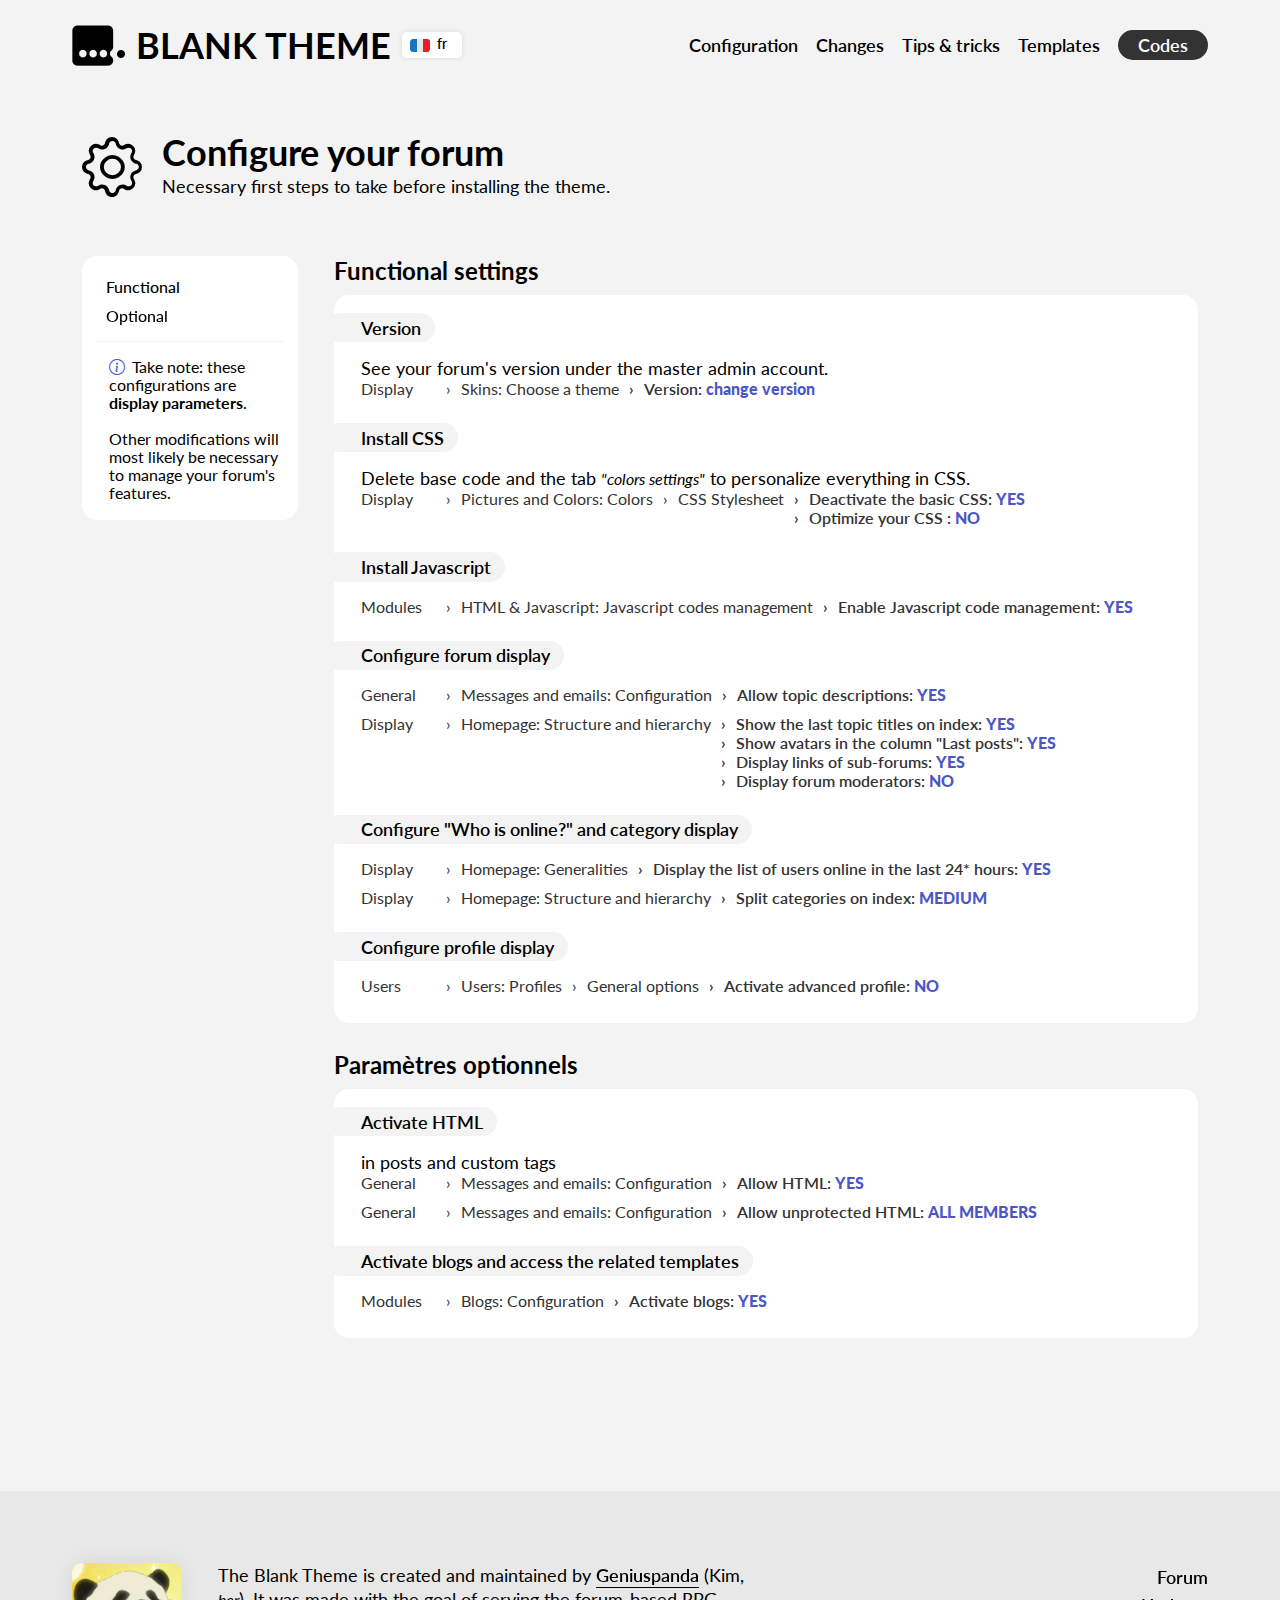
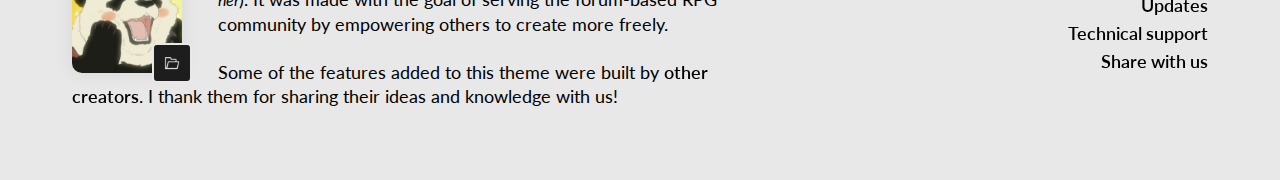
<file: EN/configuration.html>
<!DOCTYPE html>
<html lang="en">

<head>
    <meta charset="UTF-8">
    <title>Blank Theme - Configuration</title>
    <meta content="Base theme for forums" name="description">
    <link rel="shortcut icon" type="image/png" href="/asset/fav3.png"/>

    <link rel="stylesheet" href="/index.css">
    <link rel="stylesheet" href="/pages.css">

    <link rel="preconnect" href="https://fonts.gstatic.com" crossorigin>
    <link href="https://fonts.googleapis.com/css2?family=Lato:ital,wght@300;0,400;0,700;0,900;1,400&family=Open+Sans:ital,wght@0,300;0,400;0,600;1,300;1,400;1,600&display=swap" rel="stylesheet">

    <link rel="stylesheet" href="https://cdn.jsdelivr.net/npm/bootstrap-icons@1.5.0/font/bootstrap-icons.css">

</head>

<body>

    <header>
        <div class="logo">
           <a href="/EN/index.html" class="homepage">
            <img src="/asset/logo.png" />
            <span class="title">Blank Theme</span>
            </a>
            <div class="lang">
                    <a href="/index.html">
                        <img src="/asset/fr_flag.png" alt="english" class="flag">fr
                    </a>
                    <a class="translate" href="https://blankthemerpg.forumactif.com//t47-multi-langages-help-translate" target="_blank">translate?</a>
                
            </div>
            
        </div>

        <div class="navigation" id="header">
            <a href="/EN/configuration.html">Configuration</a>
            <a href="/EN/modifications.html">Changes</a>
            <a href="/EN/tips.html">Tips & tricks</a>
            <a href="/EN/templates.html">Templates</a>
            <a href="https://github.com/gp-kim/Blank-Theme" target="_blank" class="code-nav">Codes</a>
        </div>
    </header>
    
    
    
    <div class="head-page">
            <i class="bi bi-gear"></i>
            <div>
                <h1>Configure your forum</h1>
                <p>Necessary first steps to take before installing the theme.</p>
            </div>
        </div>

  <main> 
  
   <aside>
        <div class="index">
           <a href="#functionals"><i class="bi bi-caret-right-fill"></i>Functional</a><br>
                <a href="#optionals"><i class="bi bi-caret-right-fill"></i>Optional</a>
                
            <p><i class="bi bi-info-circle"></i>Take note: these configurations are <strong>display parameters</strong>.<br/><br/>Other modifications will most likely be necessary to manage your forum's features.</p>
        </div>
        
        </aside>
       
        
         <div class="content">

        <h2 id="functionals">Functional settings</h2>

        <article class="onpage">

            <span class="title_article">Version</span><br/>
            See your forum's version under the master admin account.
            <div class="settings">
                <div>Display</div>
                <div>Skins: Choose a theme</div>
                <div>Version: <strong>change version</strong></div>
            </div>
            
            <span class="title_article">Install CSS</span><br/>
            Delete base code and the tab <em>"colors settings"</em> to personalize everything in CSS.
            <div class="settings">
                <div>Display</div>
                <div>Pictures and Colors: Colors</div>
                <div>CSS Stylesheet</div>
                <div class="multi">
                    <span>Deactivate the basic CSS: <strong>YES</strong></span><br>
                    <span>Optimize your CSS : <strong>NO</strong></span>

                </div>
            </div>
            
            <span class="title_article">Install Javascript</span>
            <div class="settings">
                <div>Modules</div>
                <div>HTML & Javascript: Javascript codes management</div>
                <div class="multi">
                    <span>Enable Javascript code management: <strong>YES</strong></span>

                </div>
            </div>
            
            
<span class="title_article">Configure forum display</span>
            <div class="settings">
                <div>General</div>
                <div>Messages and emails: Configuration</div>
                <div>Allow topic descriptions: <strong>YES</strong></div>
            </div>

            <div class="settings">
                <div>Display</div>
                <div>Homepage: Structure and hierarchy</div>
                <div class="multi">
                    <span>Show the last topic titles on index: <strong>YES</strong></span><br>
                    <span>Show avatars in the column "Last posts": <strong>YES</strong></span><br>
                    <span>Display links of sub-forums: <strong>YES</strong></span><br>
                    <span>Display forum moderators: <strong>NO</strong></span>

                </div>
            </div>
            
            
            <span class="title_article">Configure "Who is online?" and category display</span>
            <div class="settings">
                <div>Display</div>
                <div>Homepage: Generalities</div>
                <div>Display the list of users online in the last 24* hours: <strong>YES</strong></div>
            </div>
            
            <div class="settings">
                <div>Display</div>
                <div>Homepage: Structure and hierarchy</div>
                <div>Split categories on index: <strong>MEDIUM</strong></div>
            </div>
            
            <span class="title_article">Configure profile display</span>
            <div class="settings">
                <div>Users</div>
                <div>Users: Profiles</div>
                <div>General options</div>
                <div>Activate advanced profile: <strong>NO</strong></div>
            </div>
            

        </article>
        
        
                <h2 id="optionals">Paramètres optionnels</h2>

        <article class="onpage">

            <span class="title_article">Activate HTML </span>
            <br>in posts and custom tags
            <div class="settings">
                <div>General</div>
                <div>Messages and emails: Configuration</div>
                <div>Allow HTML: <strong>YES</strong></div>
            </div>
            <div class="settings">
                <div>General</div>
                <div>Messages and emails: Configuration</div>
                <div>Allow unprotected HTML: <strong>ALL MEMBERS</strong></div>
            </div>
            
            <span class="title_article">Activate blogs and access the related templates</span>
            <div class="settings">
                <div>Modules</div>
                <div>Blogs: Configuration</div>
                <div>Activate blogs: <strong>YES</strong></div>
            </div>
            
        </article>


</div>

</main>


    <footer>
        <div class="author">
            <div class="avatars">
                <img src="/asset/gp_av.png" alt="geniuspanda" class="gp">
                <img src="/asset/lab_av.png" alt="code_lab" class="lab">
            </div>

            <p>
                The Blank Theme is created and maintained by <a href="https://code-lab.tumblr.com/" class="underline" target="_blank">Geniuspanda</a> (Kim, <em>her</em>). It was made with the goal of serving the forum-based RPG community by empowering others to create more freely.
                <br /><br />
                Some of the features added to this theme were built by <a href="/EN/modifications.html" class="underline" target="_blank">other creators</a>. I thank them for sharing their ideas and knowledge with us!
            </p>
        </div>

        <div class="links_footer">
            <a href="https://blankthemerpg.forumactif.com/" target="_blank">Forum</a><br />
            <a href="https://blankthemerpg.forumactif.com//f14-updates" target="_blank">Updates</a><br />
            <a href="https://blankthemerpg.forumactif.com//f3-support-help" target="_blank">Technical support</a><br />
            <a href="https://blankthemerpg.forumactif.com//t46-share-your-forum" target="_blank">Share with us</a><br /><br />

            <script type='text/javascript' src='https://storage.ko-fi.com/cdn/widget/Widget_2.js'></script><script type='text/javascript'>kofiwidget2.init('Support Me on Ko-fi', '#4B57C5', 'H2H72OYRJ');kofiwidget2.draw();</script> 
        </div>

    </footer>

</body>

</html>
</file>
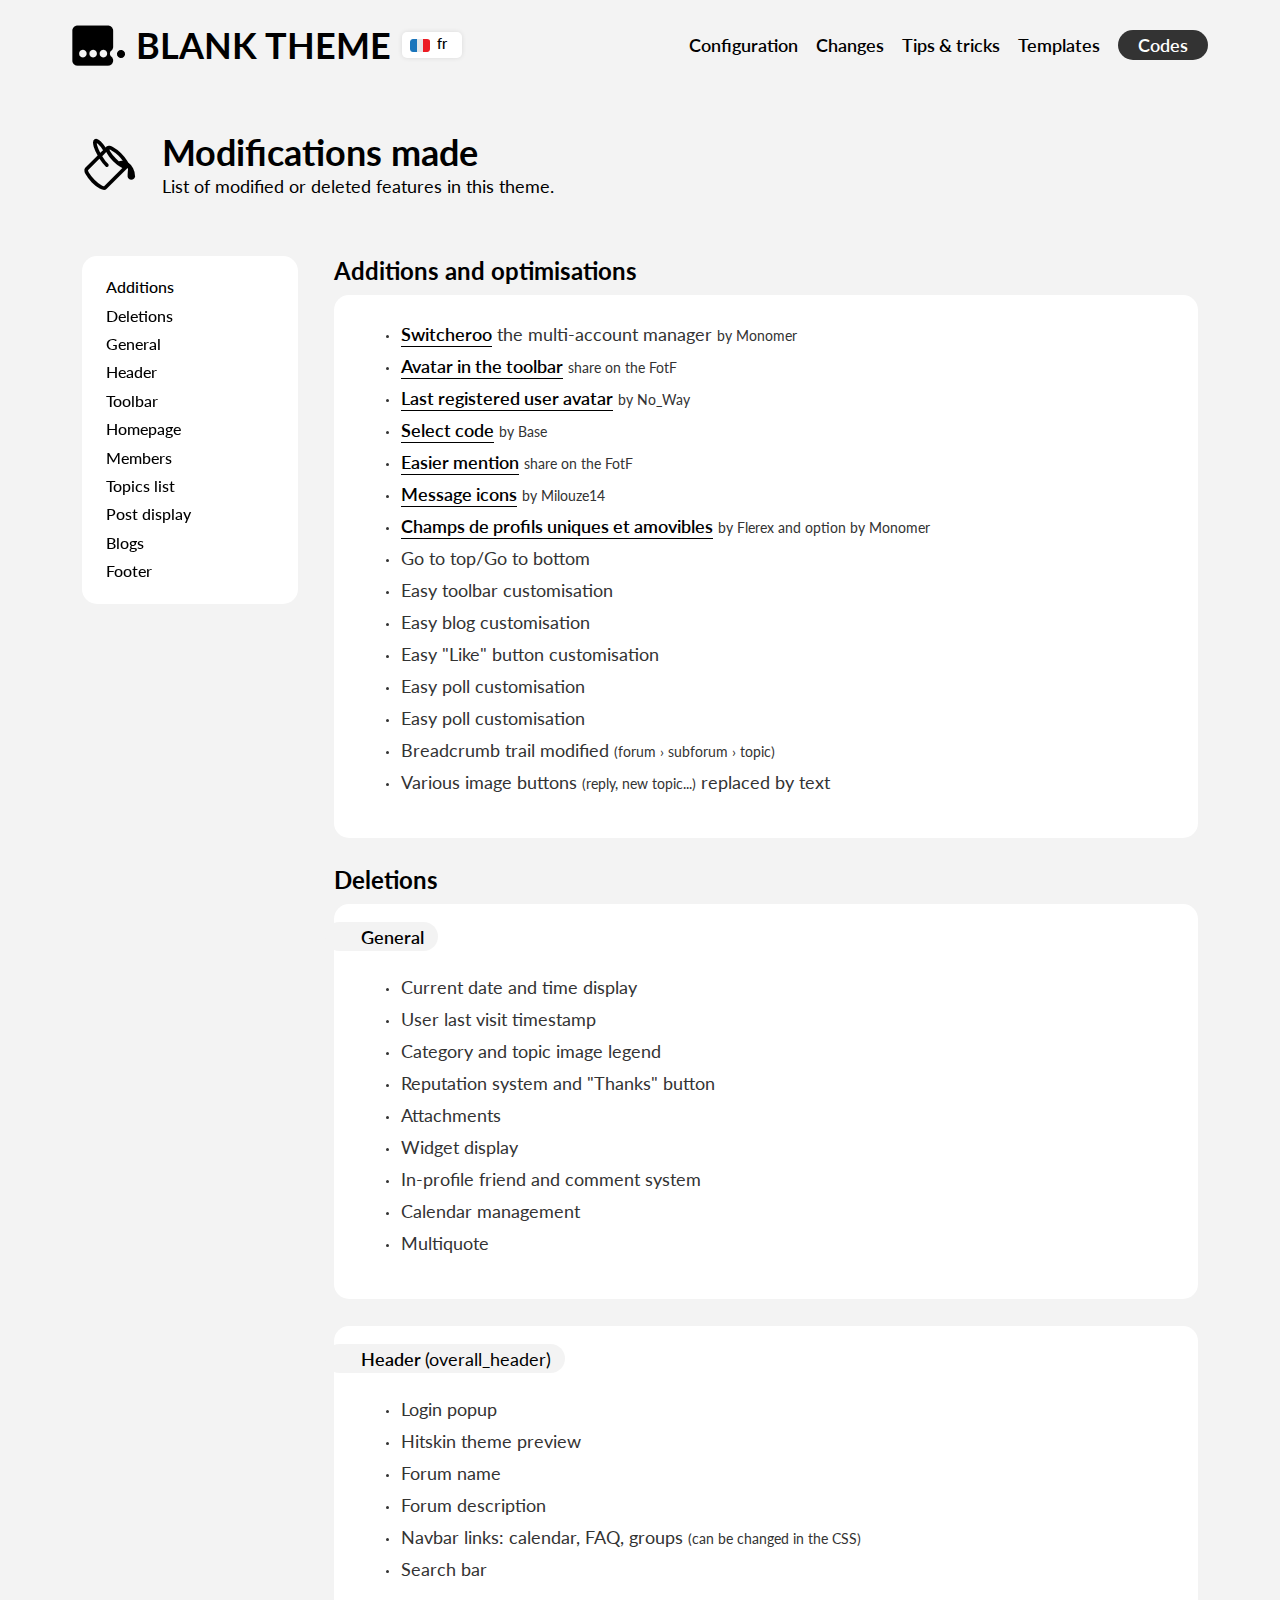
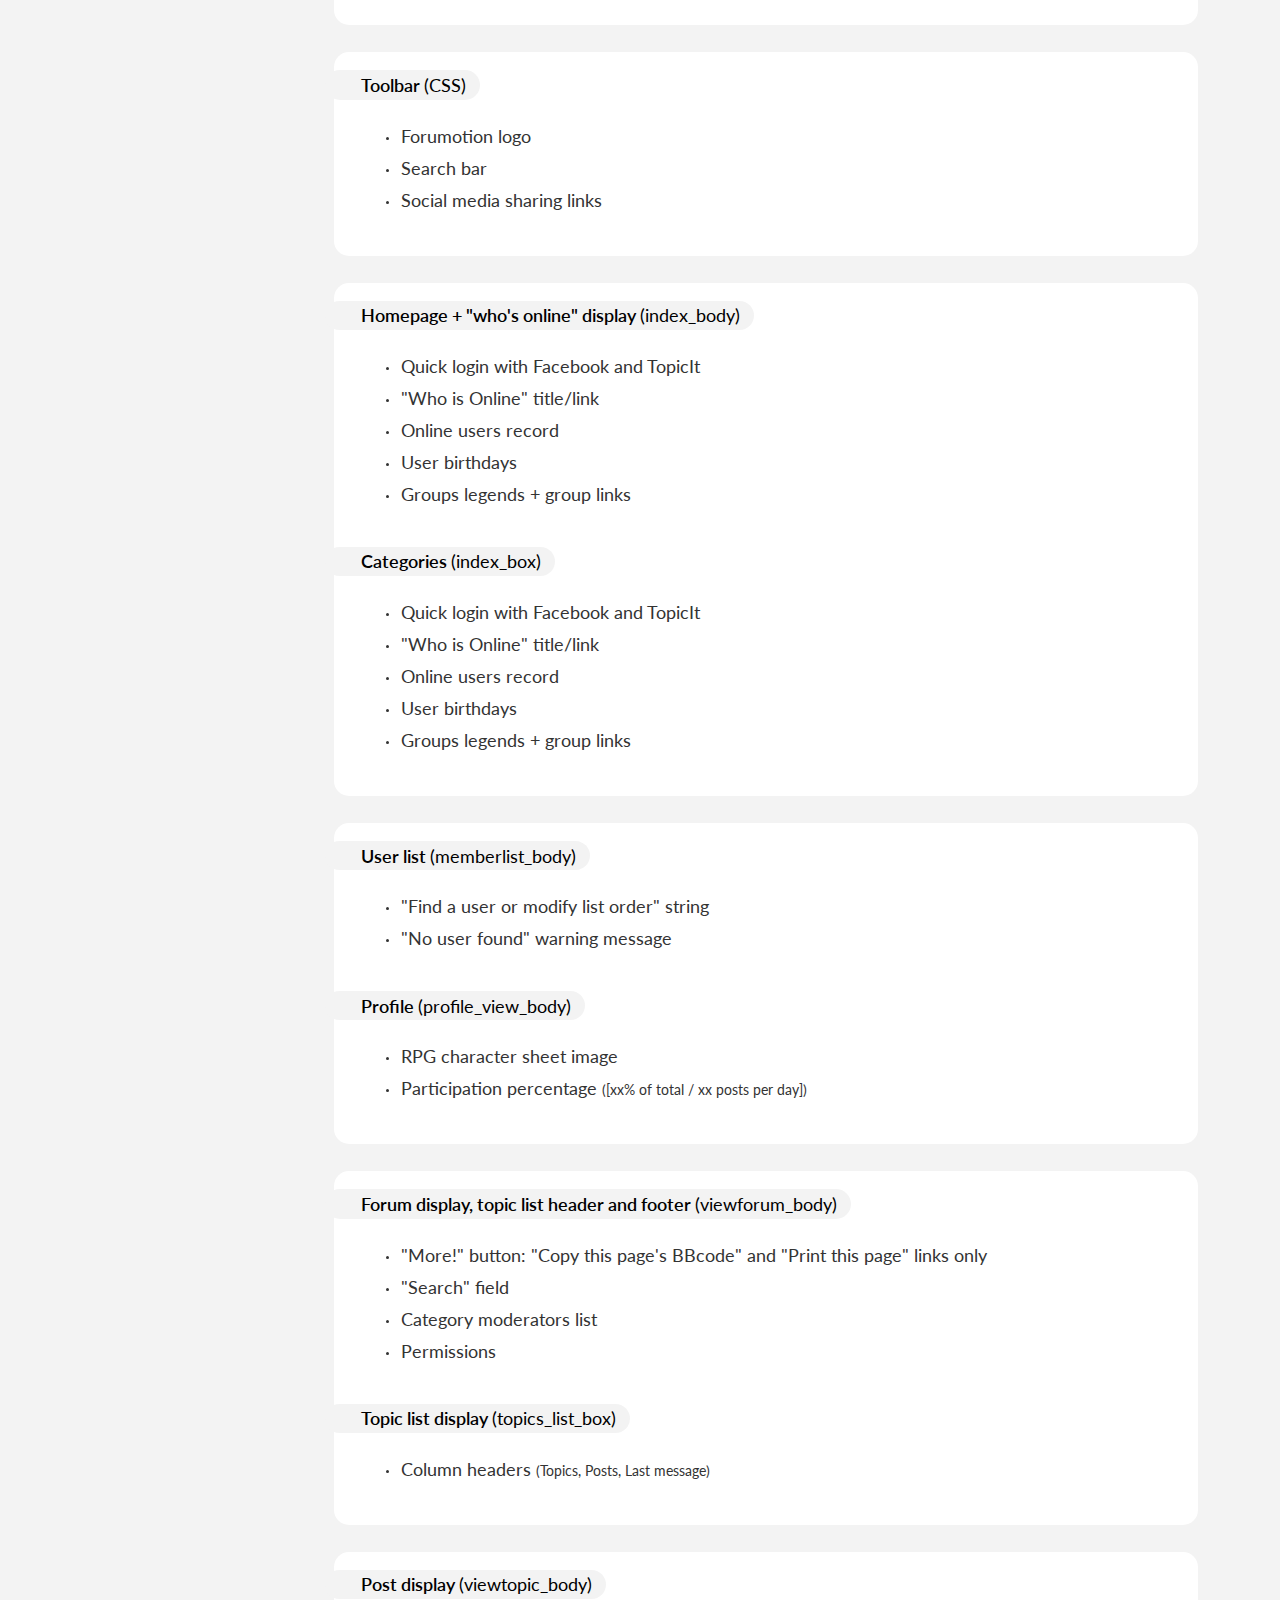
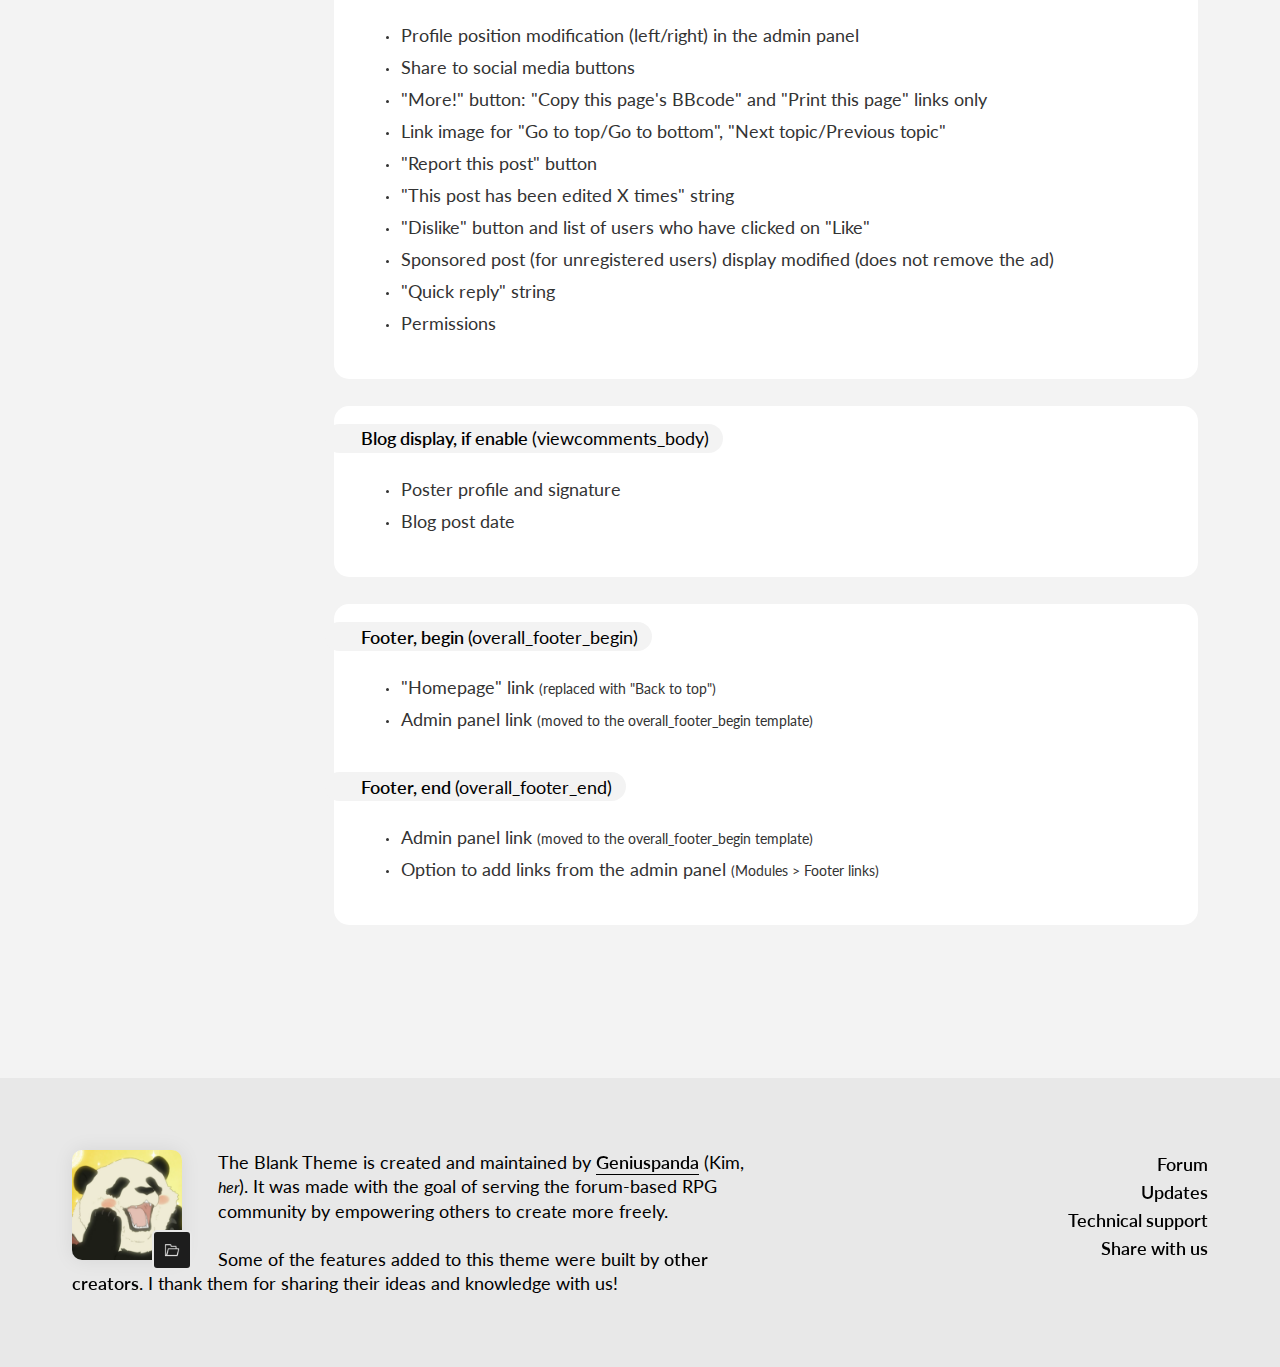
<file: EN/modifications.html>
<!DOCTYPE html>
<html lang="en">

<head>
    <meta charset="UTF-8">
    <title>Blank Theme - Changes</title>
    <meta content="Base theme for forums" name="description">
    <link rel="shortcut icon" type="image/png" href="/asset/fav3.png"/>

    <link rel="stylesheet" href="/index.css">
    <link rel="stylesheet" href="/pages.css">

    <link rel="preconnect" href="https://fonts.gstatic.com" crossorigin>
    <link href="https://fonts.googleapis.com/css2?family=Lato:ital,wght@300;0,400;0,700;0,900;1,400&family=Open+Sans:ital,wght@0,300;0,400;0,600;1,300;1,400;1,600&display=swap" rel="stylesheet">

    <link rel="stylesheet" href="https://cdn.jsdelivr.net/npm/bootstrap-icons@1.5.0/font/bootstrap-icons.css">

</head>

<body>

    <header>
        <div class="logo">
           <a href="/EN/index.html" class="homepage">
            <img src="/asset/logo.png" />
            <span class="title">Blank Theme</span>
            </a>
            <div class="lang">
                    <a href="/index.html">
                        <img src="/asset/fr_flag.png" alt="english" class="flag">fr
                    </a>
                    <a class="translate" href="https://blankthemerpg.forumactif.com//t47-multi-langages-help-translate" target="_blank">translate?</a>
                
            </div>
            
        </div>

        <div class="navigation" id="header">
            <a href="/EN/configuration.html">Configuration</a>
            <a href="/EN/modifications.html">Changes</a>
            <a href="/EN/tips.html">Tips & tricks</a>
            <a href="/EN/templates.html">Templates</a>
            <a href="https://github.com/gp-kim/Blank-Theme" target="_blank" class="code-nav">Codes</a>
        </div>
    </header>



    <div class="head-page">
        <i class="bi bi-paint-bucket"></i>
        <div>
            <h1>Modifications made</h1>
            <p>List of modified or deleted features in this theme.</p>
        </div>
    </div>

    <main>

        <aside>
            <div class="index">
                <a href="#addon"><i class="bi bi-caret-right-fill"></i>Additions</a><br>
                <a href="#removed"><i class="bi bi-caret-right-fill"></i>Deletions</a><br>
                <a href="#generals"><i class="bi bi-caret-right-fill"></i>General</a><br>
                <a href="#topheader"><i class="bi bi-caret-right-fill"></i>Header</a><br>
                <a href="#toolbar"><i class="bi bi-caret-right-fill"></i>Toolbar</a><br>
                <a href="#homepage"><i class="bi bi-caret-right-fill"></i>Homepage</a><br>
                <a href="#users"><i class="bi bi-caret-right-fill"></i>Members</a><br>
                <a href="#forums"><i class="bi bi-caret-right-fill"></i>Topics list</a><br>
                <a href="#messages"><i class="bi bi-caret-right-fill"></i>Post display</a><br>
                <a href="#blogs"><i class="bi bi-caret-right-fill"></i>Blogs</a><br>
                <a href="#footer"><i class="bi bi-caret-right-fill"></i>Footer</a>
            </div>

        </aside>


        <div class="content">

            <h2 id="addon">Additions and optimisations</h2>

            <article class="onpage">
                <ul>
                    <li><a href="https://blankthemerpg.forumactif.com/t36-install-switcheroo" target="_blank" class="underline">Switcheroo</a> the multi-account manager <span>by Monomer</span></li>
                    <li><a href="https://help.forumotion.com/t133635-display-the-avatar-of-a-member-on-the-toolbar" target="_blank" class="underline">Avatar in the toolbar</a> <span>share on the FotF</span></li>
                    <li><a href="https://forum.forumactif.com/t379011-avatar-du-dernier-membre-inscrit-dans-le-qui-est-en-ligne#3196239" target="_blank" class="underline">Last registered user avatar</a> <span>by No_Way</span></li>
                    <li><a href="https://forum.forumactif.com/t309759-bouton-selectionner-le-contenu-pour-les-balises-de-code" target="_blank" class="underline">Select code</a> <span>by Base</span></li>
                    <li><a href="https://help.forumotion.com/t140358-make-the-mentioning-system-easier-to-use" target="_blank" class="underline">Easier mention</a> <span>share on the FotF</span></li>
                    <li><a href="https://forum.forumactif.com/t400216-afficher-les-icones-de-sujets-dans-la-colonne-derniers-messages#3340636" target="_blank" class="underline">Message icons</a> <span>by Milouze14</span></li>
                    <li><a href="https://flerex.dev/entradas/clases-unicas-a-los-campos-del-miniperfil" target="_blank" class="underline">Champs de profils uniques et amovibles</a> <span>by Flerex and option by Monomer</span></li>
                    <li>Go to top/Go to bottom</li>
                    <li>Easy toolbar customisation</li>
                    <li>Easy blog customisation</li>
                    <li>Easy "Like" button customisation</li>
                    <li>Easy poll customisation</li>
                    <li>Easy poll customisation</li>
                    <li>Breadcrumb trail modified <span>(forum › subforum › topic)</span></li>
                    <li>Various image buttons <span>(reply, new topic...)</span> replaced by text</li>
                </ul>


            </article>

            <h2 id="removed">Deletions</h2>

            <article class="onpage" id="generals">
                <span class="title_article">General</span>
                <ul>
                    <li>Current date and time display</li>
                    <li>User last visit timestamp</li>
                    <li>Category and topic image legend</li>
                    <li>Reputation system and "Thanks" button</li>
                    <li>Attachments</li>
                    <li>Widget display</li>
                    <li>In-profile friend and comment system</li>
                    <li>Calendar management</li>
                    <li>Multiquote</li>
                </ul>
            </article>

            <article class="onpage" id="topheader">
                <span class="title_article">Header <span>(overall_header)</span></span>
                <ul>
                    <li>Login popup</li>
                    <li>Hitskin theme preview</li>
                    <li>Forum name</li>
                    <li>Forum description</li>
                    <li>Navbar links: calendar, FAQ, groups <span>(can be changed in the CSS)</span></li>
                    <li>Search bar</li>
                </ul>
            </article>


            <article class="onpage" id="toolbar">
                <span class="title_article">Toolbar <span>(CSS)</span></span>
                <ul>
                    <li>Forumotion logo</li>
                    <li>Search bar</li>
                    <li>Social media sharing links</li>
                </ul>
            </article>



            <article class="onpage" id="homepage">
                <span class="title_article">Homepage + "who's online" display <span>(index_body)</span></span>
                <ul>
                    <li>Quick login with Facebook and TopicIt</li>
                    <li>"Who is Online" title/link</li>
                    <li>Online users record</li>
                    <li>User birthdays</li>
                    <li>Groups legends + group links</li>
                </ul>


                <span class="title_article">Categories <span>(index_box)</span></span>
                <ul>
                    <li>Quick login with Facebook and TopicIt</li>
                    <li>"Who is Online" title/link</li>
                    <li>Online users record</li>
                    <li>User birthdays</li>
                    <li>Groups legends + group links</li>
                </ul>
            </article>



            <article class="onpage" id="users">
                <span class="title_article">User list <span>(memberlist_body)</span></span>
                <ul>
                    <li>"Find a user or modify list order" string</li>
                    <li>"No user found" warning message</li>
                </ul>

                <span class="title_article">Profile <span>(profile_view_body)</span></span>
                <ul>
                    <li>RPG character sheet image</li>
                    <li>Participation percentage <span>([xx% of total / xx posts per day])</span></li>
                </ul>
            </article>



            <article class="onpage" id="forums">
                <span class="title_article">Forum display, topic list header and footer <span>(viewforum_body)</span></span>
                <ul>
                    <li>"More!" button: "Copy this page's BBcode" and "Print this page" links only</li>
                    <li>"Search" field</li>
                    <li>Category moderators list</li>
                    <li>Permissions</li>
                </ul>

                <span class="title_article">Topic list display <span>(topics_list_box)</span></span>
                <ul>
                    <li>Column headers <span>(Topics, Posts, Last message)</span></li>
                </ul>
            </article>



            <article class="onpage" id="messages">
                <span class="title_article">Post display <span>(viewtopic_body)</span></span>
                <ul>
                    <li>Profile position modification (left/right) in the admin panel</li>
                    <li>Share to social media buttons</li>
                    <li>"More!" button: "Copy this page's BBcode" and "Print this page" links only</li>
                    <li>Link image for "Go to top/Go to bottom", "Next topic/Previous topic"</li>
                    <li>"Report this post" button</li>
                    <li>"This post has been edited X times" string</li>
                    <li>"Dislike" button and list of users who have clicked on "Like"</li>
                    <li>Sponsored post (for unregistered users) display modified (does not remove the ad)</li>
                    <li>"Quick reply" string</li>
                    <li>Permissions</li>
                </ul>
            </article>



            <article class="onpage" id="blogs">
                <span class="title_article">Blog display, if enable <span>(viewcomments_body)</span></span>
                <ul>
                    <li>Poster profile and signature</li>
                    <li>Blog post date</li>
                </ul>
            </article>




            <article class="onpage" id="footer">
                <span class="title_article">Footer, begin <span>(overall_footer_begin)</span></span>
                <ul>
                    <li>"Homepage" link <span>(replaced with "Back to top")</span></li>
                    <li>Admin panel link <span>(moved to the overall_footer_begin template)</span></li>
                </ul>

                <span class="title_article">Footer, end <span>(overall_footer_end)</span></span>
                <ul>
                    <li>Admin panel link <span>(moved to the overall_footer_begin template)</span></li>
                    <li>Option to add links from the admin panel <span>(Modules > Footer links)</span></li>
                </ul>
            </article>

        </div>

    </main>


    <footer>
        <div class="author">
            <div class="avatars">
                <img src="/asset/gp_av.png" alt="geniuspanda" class="gp">
                <img src="/asset/lab_av.png" alt="code_lab" class="lab">
            </div>

            <p>
                The Blank Theme is created and maintained by <a href="https://code-lab.tumblr.com/" class="underline" target="_blank">Geniuspanda</a> (Kim, <em>her</em>). It was made with the goal of serving the forum-based RPG community by empowering others to create more freely.
                <br /><br />
                Some of the features added to this theme were built by <a href="/EN/modifications.html" class="underline" target="_blank">other creators</a>. I thank them for sharing their ideas and knowledge with us!
            </p>
        </div>

        <div class="links_footer">
            <a href="https://blankthemerpg.forumactif.com/" target="_blank">Forum</a><br />
            <a href="https://blankthemerpg.forumactif.com//f14-updates" target="_blank">Updates</a><br />
            <a href="https://blankthemerpg.forumactif.com//f3-support-help" target="_blank">Technical support</a><br />
            <a href="https://blankthemerpg.forumactif.com//t46-share-your-forum" target="_blank">Share with us</a><br /><br />

            <script type='text/javascript' src='https://storage.ko-fi.com/cdn/widget/Widget_2.js'></script><script type='text/javascript'>kofiwidget2.init('Support Me on Ko-fi', '#4B57C5', 'H2H72OYRJ');kofiwidget2.draw();</script> 
        </div>

    </footer>
</body>

</html>
</file>
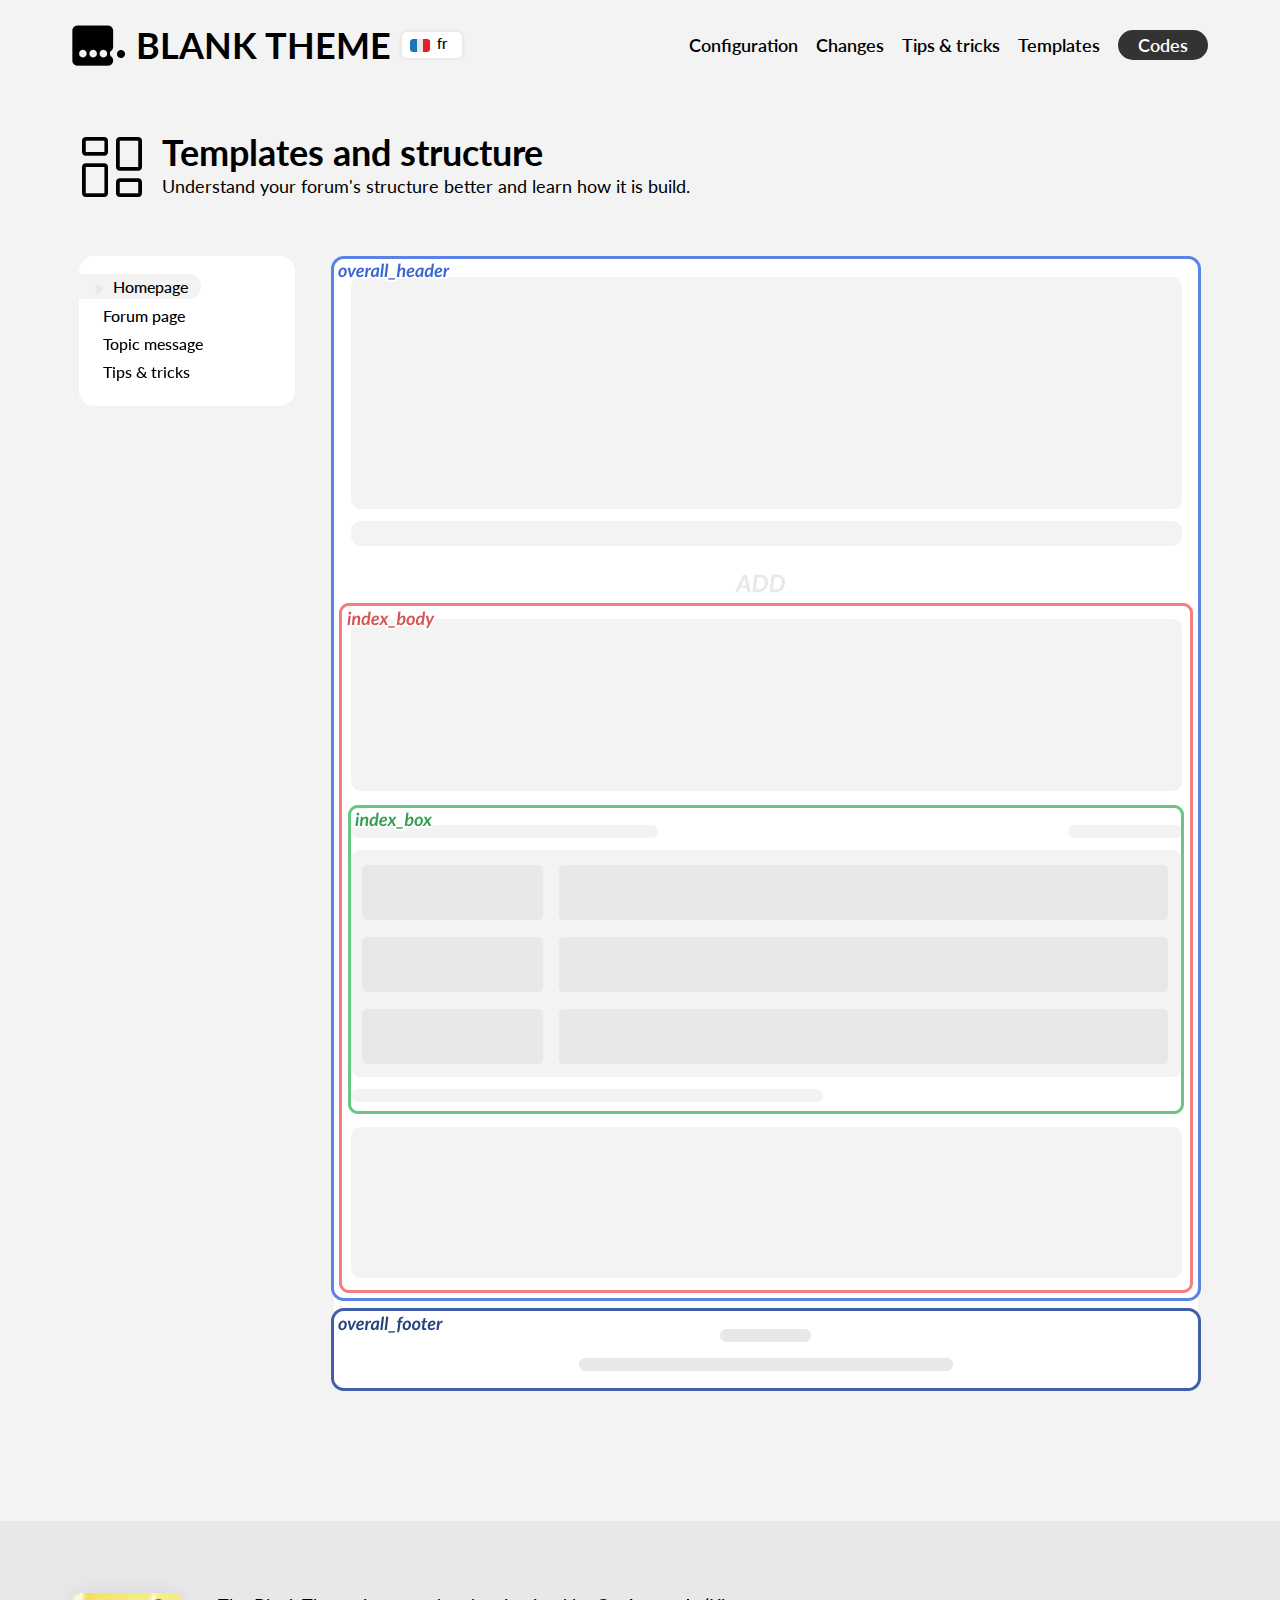
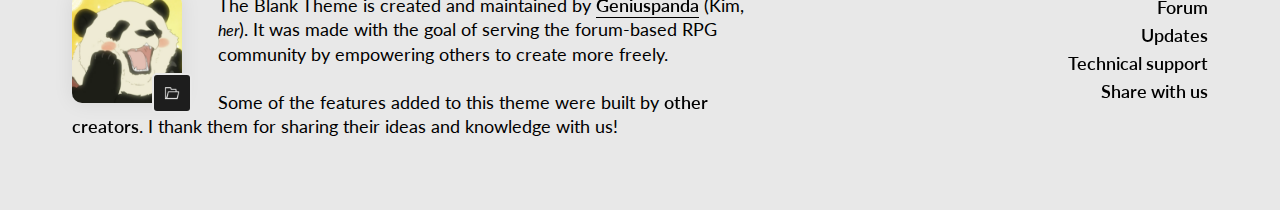
<file: EN/templates.html>
<!DOCTYPE html>
<html lang="en">

<head>
    <meta charset="UTF-8">
    <title>Blank Theme - Templates</title>
    <meta content="Base theme for forums" name="description">
    <link rel="shortcut icon" type="image/png" href="/asset/fav3.png"/>

    <link rel="stylesheet" href="/index.css">
    <link rel="stylesheet" href="/pages.css">

    <link rel="preconnect" href="https://fonts.gstatic.com" crossorigin>
    <link href="https://fonts.googleapis.com/css2?family=Lato:ital,wght@300;0,400;0,700;0,900;1,400&family=Open+Sans:ital,wght@0,300;0,400;0,600;1,300;1,400;1,600&display=swap" rel="stylesheet">

    <link rel="stylesheet" href="https://cdn.jsdelivr.net/npm/bootstrap-icons@1.5.0/font/bootstrap-icons.css">
    


</head>

<body>

    <header>
        <div class="logo">
           <a href="/EN/index.html" class="homepage">
            <img src="/asset/logo.png" />
            <span class="title">Blank Theme</span>
            </a>
            <div class="lang">
                    <a href="/index.html">
                        <img src="/asset/fr_flag.png" alt="english" class="flag">fr
                    </a>
                    <a class="translate" href="https://blankthemerpg.forumactif.com//t47-multi-langages-help-translate" target="_blank">translate?</a>
                
            </div>
            
        </div>

        <div class="navigation" id="header">
            <a href="/EN/configuration.html">Configuration</a>
            <a href="/EN/modifications.html">Changes</a>
            <a href="/EN/tips.html">Tips & tricks</a>
            <a href="/EN/templates.html">Templates</a>
            <a href="https://github.com/gp-kim/Blank-Theme" target="_blank" class="code-nav">Codes</a>
        </div>
    </header>



    <div class="head-page">
        <i class="bi bi-columns-gap"></i>
        <div>
            <h1>Templates and structure</h1>
            <p>Understand your forum's structure better and learn how it is build.</p>
        </div>
    </div>

    <main>

        <aside>
            <div class="index">
  <button class="tablinks" onclick="openCity(event, 'homepage')" id="defaultOpen"><i class="bi bi-caret-right-fill"></i>Homepage </button>
  <button class="tablinks" onclick="openCity(event, 'forum')"><i class="bi bi-caret-right-fill"></i>Forum page</button><br>
  <button class="tablinks" onclick="openCity(event, 'topics')"><i class="bi bi-caret-right-fill"></i>Topic message</button><br>
               <button class="tablinks" onclick="openCity(event, 'advices')"><i class="bi bi-caret-right-fill"></i>Tips & tricks</button>
            </div>

        </aside>


        <div class="content">

            <div id="homepage" class="tabcontent template">
                
<img src="/asset/templates_hompage.png"/>
            </div>
            
            <div id="forum" class="tabcontent template">
                
<img src="/asset/templates_forums.png" alt="">
            </div>
            
            <div id="topics" class="tabcontent template">
                
<img src="/asset/templates_topics.png" alt="">
            </div>
            
            
            <div id="advices" class="tabcontent">
            
            <h2 id="forums">Display an element on all pages</h2>
            
            <article class="onpage">
                <p class="content">To display an element on all pages, like Go to top/Go to bottom buttons or a sidebar, implement them in the <c>overall_header</c> ou <c>overall_footer</c> templates. If you want the element to be in a fixed position <em>(like a corner)</em>, make sure to code it outside of the forum structure <c>&lt;div&nbsp;class="main_forum"&gt;</c> and to set it as <c>position: fixed</c></p>
            </article>

                <h2 id="forums">Modify the toolbar</h2>
            
            <article class="onpage">
                <p class="content">The toolbar is one of the few elements that don't appear in the templates. It can only be modified with CSS.</p>
            </article>


               <h2 id="forums">Display a box under the banner or header</h2>
            
            <article class="onpage">
                <p class="content">Very simple: spot the header variable in the <c>overall_header</c> template and code your element right under it.</p>
            </article>
                
                
                <h2 id="forums">Move variables</h2>
            
            <article class="onpage">
                <p class="content">Some variables can be moved around from a template to another, especially when templates are embedded within one another (eg. <c>viewforum_body</c> and <c>topics_list_box</c>). Forumactif's logic is somewhat wonky. You just need to experiment a bit.</p>
            </article>
            </div>


        </div>

    </main>


    <footer>
        <div class="author">
            <div class="avatars">
                <img src="/asset/gp_av.png" alt="geniuspanda" class="gp">
                <img src="/asset/lab_av.png" alt="code_lab" class="lab">
            </div>

            <p>
                The Blank Theme is created and maintained by <a href="https://code-lab.tumblr.com/" class="underline" target="_blank">Geniuspanda</a> (Kim, <em>her</em>). It was made with the goal of serving the forum-based RPG community by empowering others to create more freely.
                <br /><br />
                Some of the features added to this theme were built by <a href="/EN/modifications.html" class="underline" target="_blank">other creators</a>. I thank them for sharing their ideas and knowledge with us!
            </p>
        </div>

        <div class="links_footer">
            <a href="https://blankthemerpg.forumactif.com/" target="_blank">Forum</a><br />
            <a href="https://blankthemerpg.forumactif.com//f14-updates" target="_blank">Updates</a><br />
            <a href="https://blankthemerpg.forumactif.com//f3-support-help" target="_blank">Technical support</a><br />
            <a href="https://blankthemerpg.forumactif.com//t46-share-your-forum" target="_blank">Share with us</a><br /><br />

            <script type='text/javascript' src='https://storage.ko-fi.com/cdn/widget/Widget_2.js'></script><script type='text/javascript'>kofiwidget2.init('Support Me on Ko-fi', '#4B57C5', 'H2H72OYRJ');kofiwidget2.draw();</script> 
        </div>

    </footer>
    
    
        <script>
function openCity(evt, cityName) {
  var i, tabcontent, tablinks;
  tabcontent = document.getElementsByClassName("tabcontent");
  for (i = 0; i < tabcontent.length; i++) {
    tabcontent[i].style.display = "none";
  }
  tablinks = document.getElementsByClassName("tablinks");
  for (i = 0; i < tablinks.length; i++) {
    tablinks[i].className = tablinks[i].className.replace(" active", "");
  }
  document.getElementById(cityName).style.display = "block";
  evt.currentTarget.className += " active";
}
        
document.getElementById("defaultOpen").click();
</script>

</body>

</html>
</file>
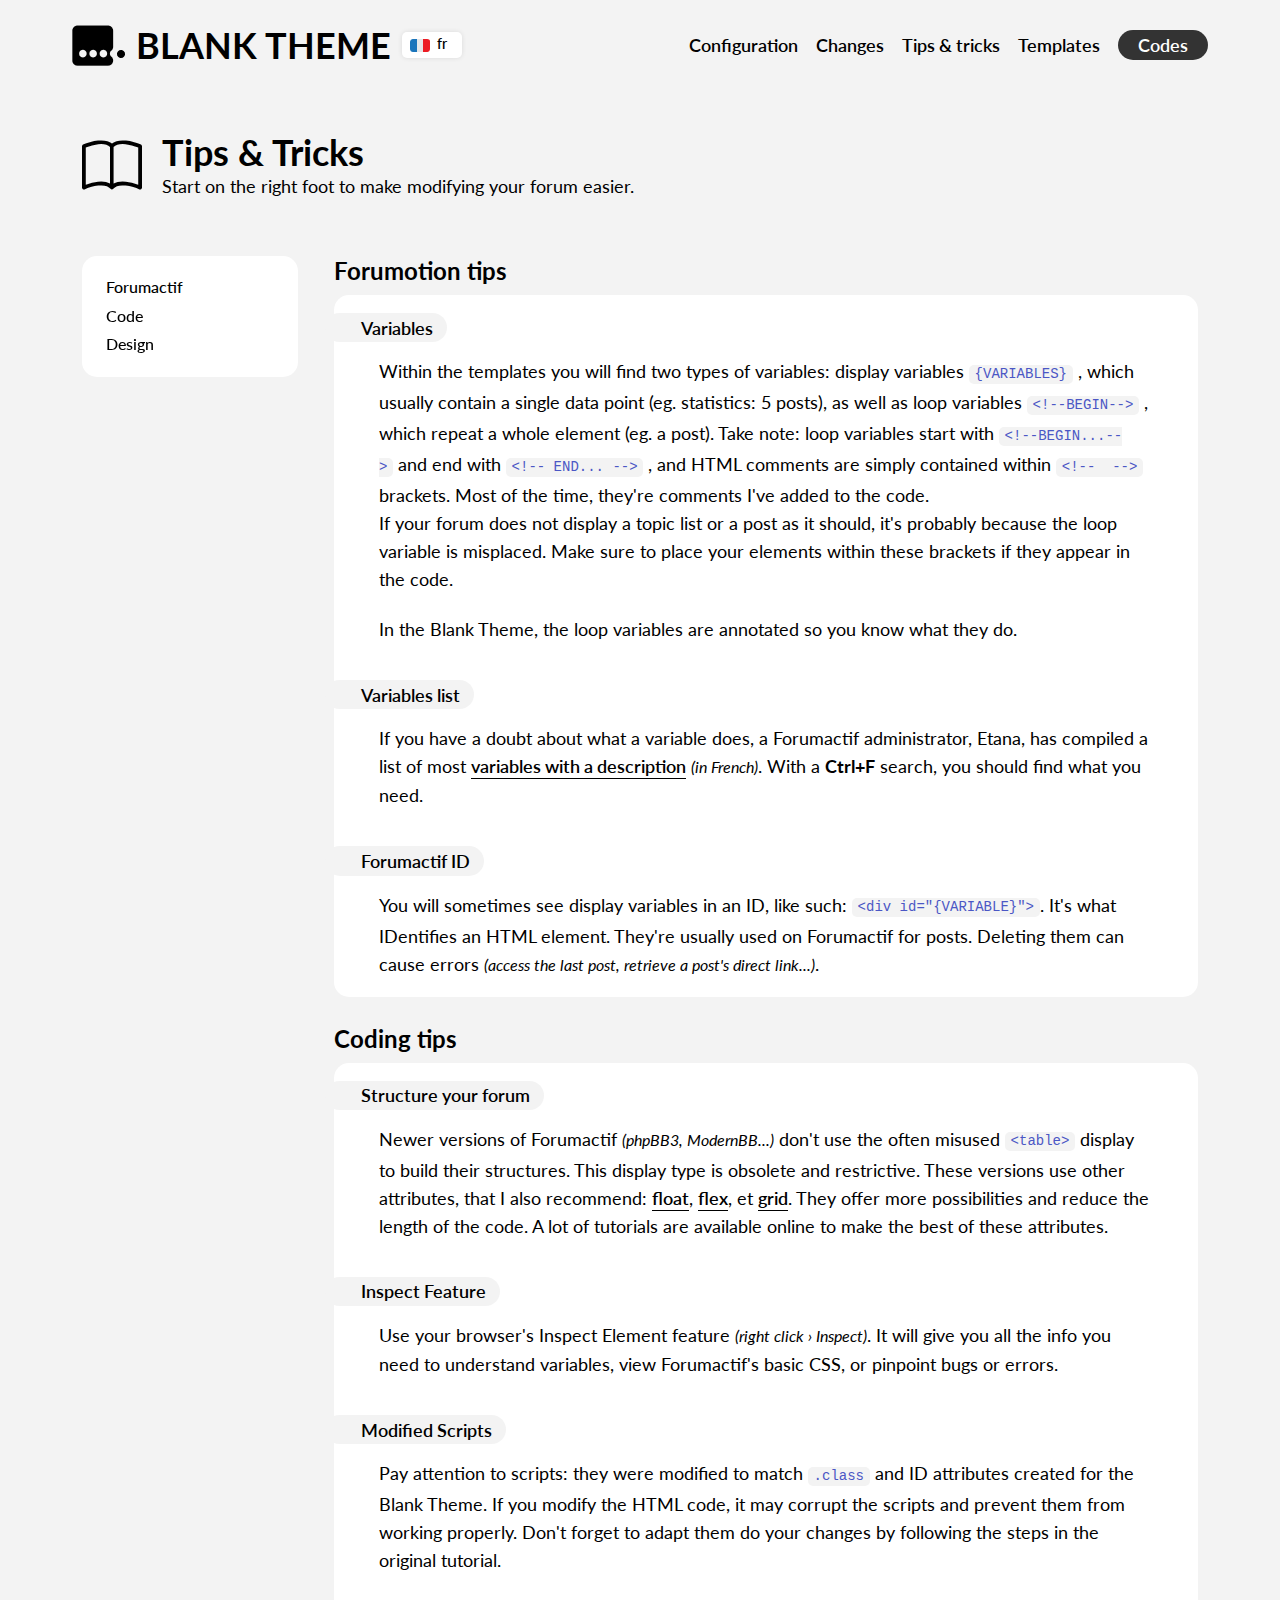
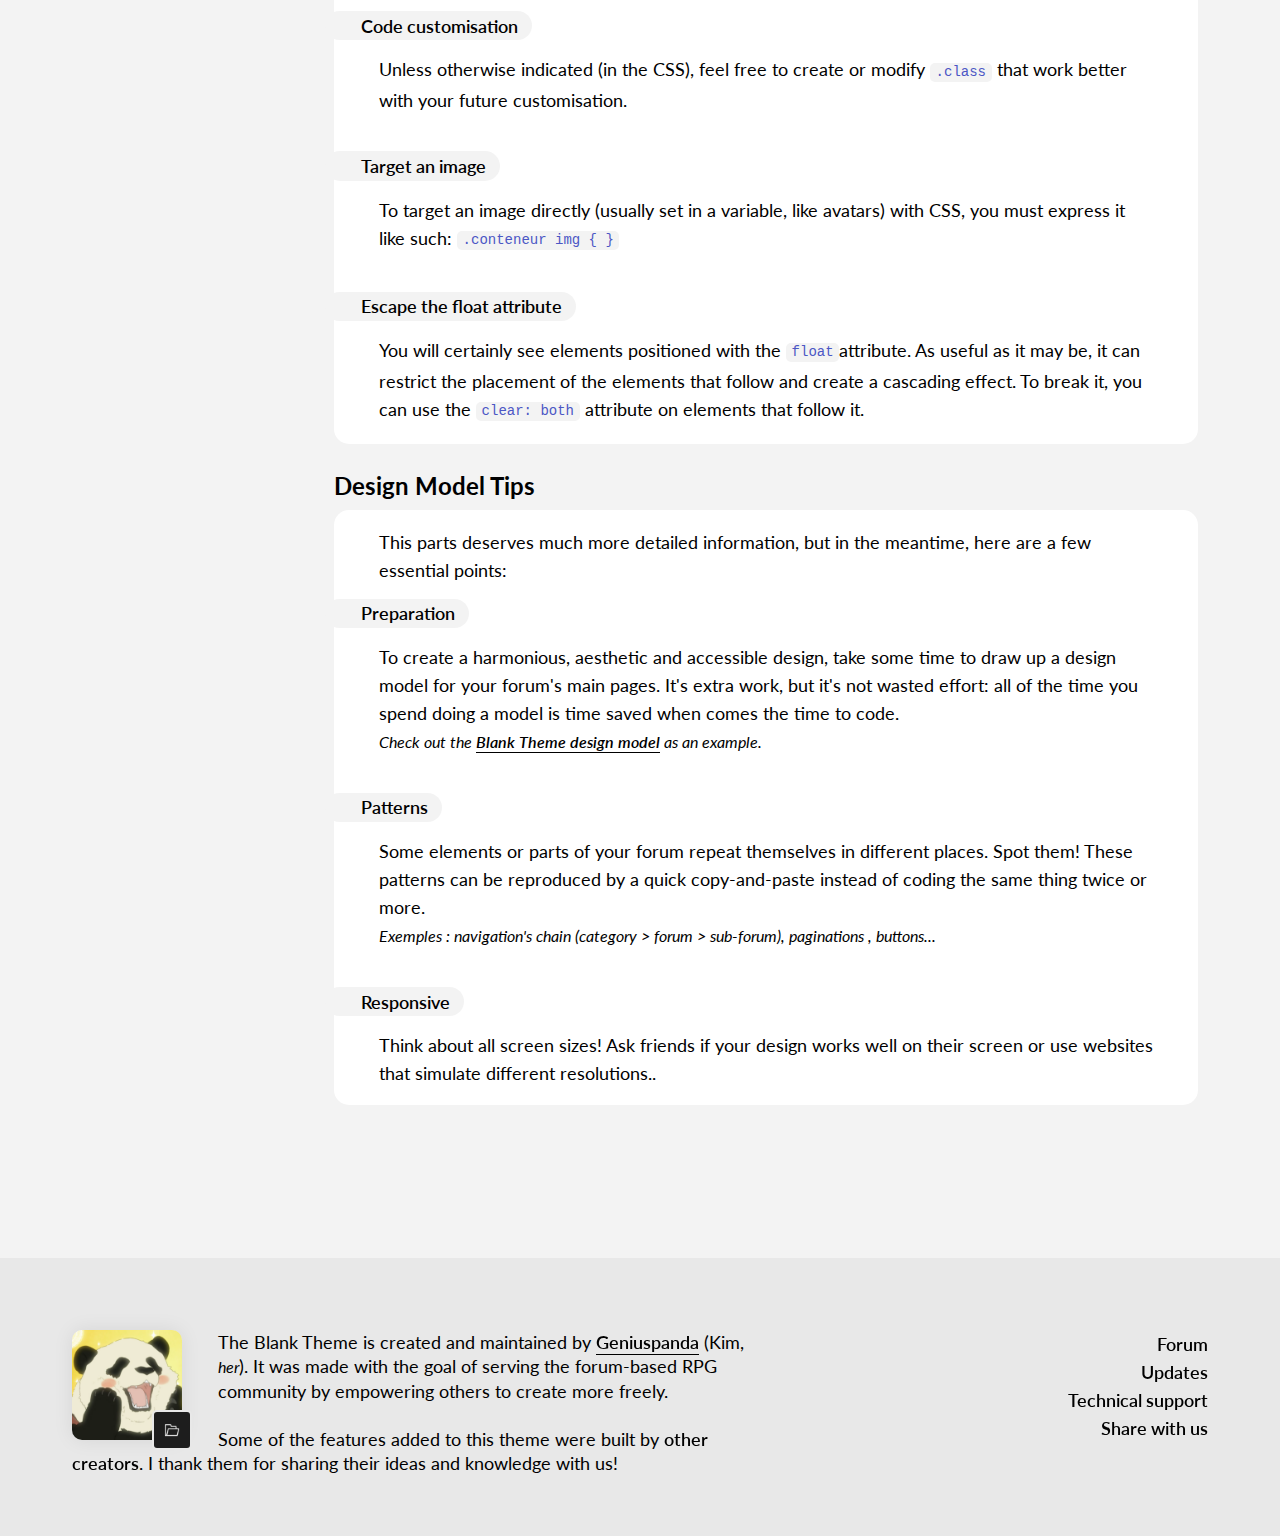
<file: EN/tips.html>
<!DOCTYPE html>
<html lang="en">

<head>
    <meta charset="UTF-8">
    <title>Blank Theme - Tips & Tricks</title>
    <meta content="Base theme for forums" name="description">
    <link rel="shortcut icon" type="image/png" href="/asset/fav3.png"/>

    <link rel="stylesheet" href="/index.css">
    <link rel="stylesheet" href="/pages.css">

    <link rel="preconnect" href="https://fonts.gstatic.com" crossorigin>
    <link href="https://fonts.googleapis.com/css2?family=Lato:ital,wght@300;0,400;0,700;0,900;1,400&family=Open+Sans:ital,wght@0,300;0,400;0,600;1,300;1,400;1,600&display=swap" rel="stylesheet">

    <link rel="stylesheet" href="https://cdn.jsdelivr.net/npm/bootstrap-icons@1.5.0/font/bootstrap-icons.css">

</head>

<body>

    <header>
        <div class="logo">
           <a href="/EN/index.html" class="homepage">
            <img src="/asset/logo.png" />
            <span class="title">Blank Theme</span>
            </a>
            <div class="lang">
                    <a href="/index.html">
                        <img src="/asset/fr_flag.png" alt="english" class="flag">fr
                    </a>
                    <a class="translate" href="https://blankthemerpg.forumactif.com//t47-multi-langages-help-translate" target="_blank">translate?</a>
                
            </div>
            
        </div>

        <div class="navigation" id="header">
            <a href="/EN/configuration.html">Configuration</a>
            <a href="/EN/modifications.html">Changes</a>
            <a href="/EN/tips.html">Tips & tricks</a>
            <a href="/EN/templates.html">Templates</a>
            <a href="https://github.com/gp-kim/Blank-Theme" target="_blank" class="code-nav">Codes</a>
        </div>
    </header>



    <div class="head-page">
        <i class="bi bi-book"></i>
        <div>
            <h1>Tips & Tricks</h1>
            <p>Start on the right foot to make modifying your forum easier.</p>
        </div>
    </div>

    <main>

        <aside>
            <div class="index">
                <a href="#forums"><i class="bi bi-caret-right-fill"></i>Forumactif</a><br>
                <a href="#codes"><i class="bi bi-caret-right-fill"></i>Code</a><br>
                <a href="#design"><i class="bi bi-caret-right-fill"></i>Design</a>
            </div>

        </aside>


        <div class="content">

            <h2 id="forums">Forumotion tips</h2>

            <article class="onpage">
                <span class="title_article">Variables</span>
                <p class="content">Within the templates you will find two types of variables: display variables&nbsp;<c>{VARIABLES}</c> , which usually contain a single data point (eg. statistics: 5 posts), as well as loop variables <c>&lt;!--BEGIN--&gt;</c>&nbsp;, which repeat a whole element (eg. a post). Take note: loop variables start with <c>&lt;!--BEGIN...--&gt;</c>&nbsp;and end with&nbsp;<c>&lt;!-- END... --&gt;</c>&nbsp;, and HTML comments are simply contained within&nbsp;<c>&lt;!-- &nbsp;--&gt;</c>  brackets. Most of the time, they're comments I've added to the code. 
                <br/>If your forum does not display a topic list or a post as it should, it's probably because the loop variable is misplaced. Make sure to place your elements within these brackets if they appear in the code.</p><br />
                <p class="content">In the Blank Theme, the loop variables are annotated so you know what they do.</p>

                <br />
                <span class="title_article">Variables list</span>

                <p class="content">If you have a doubt about what a variable does, a Forumactif administrator, Etana, has compiled a list of most <a target="_blank" href="https://github.com/Etana/template/blob/master/variables_avec_description.md" class="underline">variables with a description</a> <em>(in French)</em>. With a <strong>Ctrl+F</strong> search, you should find what you need.</p>


                <br />
                <span class="title_article">Forumactif ID</span>
                <p class="content">You will sometimes see display variables in an ID, like such: <c>&lt;div id="{VARIABLE}"&gt;</c>. It's what IDentifies an HTML element. They're usually used on Forumactif for posts. Deleting them can cause errors <em>(access the last post, retrieve a post's direct link...)</em>.</p>

            </article>
            
            
            <h2 id="codes">Coding tips</h2>
            
            <article class="onpage">
                <span class="title_article">Structure your forum</span>
                <p class="content">Newer versions of Forumactif <em>(phpBB3, ModernBB...)</em> don't use the often misused <c>&lt;table&gt;</c> display to build their structures. This display type is obsolete and restrictive. These versions use other attributes, that I also recommend: <a href="https://css-tricks.com/all-about-floats/" target="_blank" class="underline">float</a>, <a href="https://css-tricks.com/snippets/css/a-guide-to-flexbox/" class="underline" target="_blank">flex</a>, et <a href="https://css-tricks.com/snippets/css/complete-guide-grid/" target="_blank" class="underline">grid</a>. They offer more possibilities and reduce the length of the code. A lot of tutorials are available online to make the best of these attributes.</p>

                <br />
                <span class="title_article">Inspect Feature</span>

                <p class="content">Use your browser's Inspect Element feature <em>(right click › Inspect)</em>. It will give you all the info you need to understand variables, view Forumactif's basic CSS, or pinpoint bugs or errors.</p>


                <br />
                <span class="title_article">Modified Scripts</span>
                <p class="content">Pay attention to scripts: they were modified to match <c>.class</c> and ID attributes created for the Blank Theme. If you modify the HTML code, it may corrupt the scripts and prevent them from working properly. Don't forget to adapt them do your changes by following the steps in the original tutorial.</p>
                
                <br />
                <span class="title_article">Code customisation</span>
                <p class="content"> Unless otherwise indicated (in the CSS), feel free to create or modify <c>.class</c> that work better with your future customisation.</p>
                
                <br />
                <span class="title_article">Target an image</span>
                <p class="content">To target an image directly (usually set in a variable, like avatars) with CSS, you must express it like such: <c>.conteneur img { }</c></p>
                
                <br />
                <span class="title_article">Escape the float attribute</span>
                <p class="content">You will certainly see elements positioned with the <c>float</c>attribute. As useful as it may be, it can restrict the placement of the elements that follow and create a cascading effect. To break it, you can use the <c>clear: both</c> attribute on elements that follow it.</p>

            </article>
            
            
            <h2 id="design">Design Model Tips</h2>
            
            <article class="onpage">
               
               <p class="content">This parts deserves much more detailed information, but in the meantime, here are a few essential points: </p>
               
                <span class="title_article">Preparation</span>
                <p class="content">To create a harmonious, aesthetic and accessible design, take some time to draw up a design model for your forum's main pages. It's extra work, but it's not wasted effort: all of the time you spend doing a model is time saved when comes the time to code. <br><em>Check out the <a href="https://www.figma.com/file/H24YgcaHRiRJHgEizN7wDD/Blank-theme?node-id=1%3A3" class="underline" target="_blank">Blank Theme design model</a> as an example.</em></p>

                <br />
                <span class="title_article">Patterns</span>
                <p class="content">Some elements or parts of your forum repeat themselves in different places. Spot them! These patterns can be reproduced by a quick copy-and-paste instead of coding the same thing twice or more. <br/><em>Exemples : navigation's chain (category > forum > sub-forum), paginations , buttons...</em></p>


                <br />
                <span class="title_article">Responsive</span>
                <p class="content">Think about all screen sizes! Ask friends if your design works well on their screen or use websites that simulate different resolutions..</p>
                
                

            </article>



        </div>

    </main>


    <footer>
        <div class="author">
            <div class="avatars">
                <img src="/asset/gp_av.png" alt="geniuspanda" class="gp">
                <img src="/asset/lab_av.png" alt="code_lab" class="lab">
            </div>

            <p>
                The Blank Theme is created and maintained by <a href="https://code-lab.tumblr.com/" class="underline" target="_blank">Geniuspanda</a> (Kim, <em>her</em>). It was made with the goal of serving the forum-based RPG community by empowering others to create more freely.
                <br /><br />
                Some of the features added to this theme were built by <a href="/EN/modifications.html" class="underline" target="_blank">other creators</a>. I thank them for sharing their ideas and knowledge with us!
            </p>
        </div>

        <div class="links_footer">
            <a href="https://blankthemerpg.forumactif.com/" target="_blank">Forum</a><br />
            <a href="https://blankthemerpg.forumactif.com//f14-updates" target="_blank">Updates</a><br />
            <a href="https://blankthemerpg.forumactif.com//f3-support-help" target="_blank">Technical support</a><br />
            <a href="https://blankthemerpg.forumactif.com//t46-share-your-forum" target="_blank">Share with us</a><br /><br />

            <script type='text/javascript' src='https://storage.ko-fi.com/cdn/widget/Widget_2.js'></script><script type='text/javascript'>kofiwidget2.init('Support Me on Ko-fi', '#4B57C5', 'H2H72OYRJ');kofiwidget2.draw();</script> 
        </div>

    </footer>
</body>
</html>
</file>
<file: index.css>
:root {
    --light: #FFFFFF;
    --dark: #333;
    --black: #000;
    --grey: #f3f3f3;
    --greyer: #E8E8E8;
    --dust: #959595;
    --accent: #4B57C5;
    --light-acc: #E8EAF8;

    --shad: 0 0 20px rgba(0, 0, 0, 0.08);
    --dark-shad: 0 0 5px rgba(0, 0, 0, 0.5);
    --sm-shad: 0 0 5px rgba(0, 0, 0, 0.1);

    --lato: 'Lato', sans-serif;
    --op: 'Open Sans', sans-serif;
}

* {
    box-sizing: border-box;
}

html {
    font-size: 62.5%;
}

body {
    background: var(--grey);
    font-family: var(--lato);
    margin: 130px 0 0;
    padding: 0;
    font-size: 1.8rem;
    
}


a {
    text-decoration: none;
    color: var(--black);
    position: relative;
    font-weight: 600;
    font-family: var(--lato);
}

a:hover {
    color: var(--accent)
}

a.underline:before, .navigation a:not(a.code-nav):before {
    content: '';
    position: absolute;
    display: block;
    bottom: -2px;
    right: 0;
    left: 0;
    height: 1px;
    width: 100%;
    background: var(--black);
    transition:
}

a.underline:hover:before, 
.navigation a:not(a.code-nav):hover:before, 
.navigation a.onpage:before 
{
    background: var(--accent)!important;
    height: 2px!important;
    opacity: 1;
}

.navigation a:not(a.code-nav, a.onpage):before {
    opacity: 0;
}



h1 {
    font-size: 3.6rem;
    margin-top: 0;
    scroll-margin-top: 110px;
}

h2 {
    font-size: 2.4rem;
    margin: 0 0 1rem;
    scroll-margin-top: 110px;

}

h3 {
    margin: 0
}

h4 {
    margin: 0;
    font-size: 1.8rem;
    position: relative;
}


p {
    font-size: 1.8rem;
    line-height: 2.4rem;
    margin: 1rem 0 0;
}

accentClr {
    color: var(--accent)
}


c {
    background: var(--grey);
    border-radius: 5px;
    font-family: monospace;
    font-size: 1.4rem;
    padding: 0.1em 0.4em;
    color: var(--accent);
}

em {
    font-size: 1.6rem;
}


section {
    max-width: 66em;
    margin: 7em auto;
    padding: 0 2em;
}

article {
    background: var(--light);
    padding: 3em;
    border-radius: 15px;
    position: relative;
}

.wrap {
    background: var(--light);
    padding: 4em 2em;
}





header {
    position: fixed;
    inset: 0;
    padding: 0 4em;
    height: 90px;
    margin: 0 auto;
    background: var(--grey);
    z-index: 99;
    display: flex;
    justify-content: space-between;
    align-items: center;
}
.logo, .logo a.homepage {
    font-size: 3.6rem;
    text-transform: uppercase;
    color: var(--black);
    font-weight: 700;
    display: flex;
    align-items: center;
    grid-gap: 0.3em;
}


.lang {
    background-color: var(--light);
    padding: 0.2em 0.6em 0.4em;
    border-radius: 5px;
    font-size: 1.4rem;
    border: none;
    font-family: var(--lato);
    cursor: pointer;
    transition: 0.3s;
    width: 60px;
    overflow: hidden;
    display: grid;
    grid-template-columns: 50px 150px;
    text-transform: none;
    grid-gap: 0.5em;
    box-shadow: var(--sm-shad);
}

.lang:hover {
    width: 130px;
}

img.flag {
    width: 20px;
    vertical-align: middle;
    margin-right: 0.5em;
}

a.translate {
    font-style: italic;
    font-weight: 500
}



.navigation {
    display: flex;
    align-items: center;
    grid-gap: 1em;
}


.navigation a {
    position: relative;
}

.code-nav {
    background: var(--dark);
    border-radius: 20px;
    padding: 0.1em 1em;
    color: var(--light);
    border: 2px solid transparent;
}

.code-nav:hover {
    border: 2px solid var(--black);
    color: var(--black);
    background: transparent;
}




.hero-page {
    text-align: center;
    padding: 0 2em;
}



.forum {
    display: inline-block;
    position: relative;
}

.forum:before {
    content: '';
    position: absolute;
    display: block;
    background: var(--light);
    inset: -3px -20px -3px -15px;
    border-radius: 30px;
}

.hero-page span {
    z-index: 5;
    position: relative
}

#preview {
    max-width: 940px;
    margin: 3em auto;
}
#preview img {
    width: 100%;
    border-radius: 10px;
    box-shadow: var(--shad);
    object-fit: cover;
    object-position: top;
}

a.cta {
    background: var(--accent);
    border-radius: 40px;
    padding: 0.5em 2em;
    margin-top: 2em;
    font-size: 2.4rem;
    color: var(--light);
    border: 3px solid transparent;
    box-shadow: var(--dark-shad)
}

a.cta:hover {
    background: var(--light);
    color: var(--accent);
    border: 3px solid var(--accent);
}



.start {
    display: grid;
    grid-template-columns: repeat(auto-fit, minmax(25em, 1fr));
    justify-content: center;
    grid-gap: 2em;
}

h1.start {
    text-align: center;
}

a.article {
    background: var(--light);
    border-radius: 10px;
    padding: 2em;
    grid-column-gap: 2em;
    position: relative;
    display: flex;
    transition: 0.3s
}

a.article:hover {
    transform: scale(1.05);
    box-shadow: var(--shad)
}

a.article p {
    font-weight: normal
}

a.article .bi {
    font-size: 5rem;
}

a.article .bi-exclamation-circle-fill {
    position: absolute;
    z-index: 5;
    top: 77px;
    left: 73px;
    color: var(--accent);
    font-size: 1.8rem;
}


.install {
    margin: 0 auto;
    background: var(--light);
    grid-template-columns: repeat(auto-fit, minmax(25em, 1fr));
    justify-content: center;
    display: grid;
    
    align-items: end;
    grid-gap: 2em;
}

.install > div {
    max-width: em;
    margin: ;
} 

.free {
    font-size: 1.8rem;
    font-family: var(--op);
    font-weight: 600;
}

.highlight {
    display: inline-block;
    position: relative;
    font-weight: bold;
}

.highlight:before {
    content: '';
    display: block;
    background: var(--grey);
    inset: -5px -10px;
    border-radius: 20px;
    position: absolute;
    z-index: 1
}

.free span {
    z-index: 5;
    position: relative
}


.install-btn {
    max-width: 30em;
    border-radius: 10px;
    position: relative;
    display: block;
    background-color: var(--dark);
    margin-bottom: 1em;
    color: var(--grey);
    box-shadow: var(--dark-shad);
    transition: 0.3s;
}

.install-btn:hover {
    color: var(--light);
}


.install-btn .infos {
    padding: 1em 1.8em;
    margin-left: 5em;
    z-index: 5;
    position: relative
}

.install-btn h2,
.install-btn p {
    margin: 0;
    font-weight: normal
}


.install-btn p {
    font-weight: normal;
    font-family: var(--op);
    font-size: 1.4rem;
}


.install-btn .arrow {
    background: rgba(0, 0, 0, 0.2);
    border-radius: 10px 0 0 10px;
    font-size: 3rem;
    padding-left: 1.1em;
    width: 3em;
    transition: 0.3s;
    position: absolute;
    z-index: 1;
    top: 0;
    left: 0;
    bottom: 0;
    display: flex;
    justify-content: ;
    align-items: center;
}


.install-btn:hover:not(.phpbb3) .arrow {
    padding-left: 1.5em;
    width: 100%;
    border-radius: 10px;
    color: var(--accent)
}

.install-btn.phpbb3 {
    min-width: 20em;
    background: var(--greyer);
    width: ;
    font-size: 1.2rem;
    color: var(--dark);
    margin-bottom: 3em;
    box-shadow: none;
    cursor: default;
}

.install-btn.phpbb3 .infos {
    margin-left: 8em;
}

.install-btn.phpbb3 h2 {
    font-size: 1.6rem;
}

.install-btn.phpbb3 .arrow {
    background: rgba(0, 0, 0, 0.08);
    opacity: 0.9
}

span.support:hover {
    color: var(--accent);
}

.bi-question-circle-fill {
    vertical-align: middle;
    font-size: 2.4rem;
    margin-right: 0.3em;
}

.credit {
    padding: em;
}

.credit > div {
    box-shadow: var(--dark-shad);
    border-radius: 10px;
    background: var(--dark);
    color: var(--light);
    text-align: center;
    padding: 1.5em;
    
}

.credit h2 {
    margin: 0;
    font-weight: normal
}



footer {
    background: var(--greyer);
    justify-content: space-between;
    padding: 4em;
    display: grid;
    grid-row-gap: 2em;
    grid-template-columns: repeat(auto-fit, minmax(25em, auto)) ;
    margin-top: 7em;
}

.author {
    max-width: 45em;
}

.author p {
    margin-top: 0
}

.avatars {
    position: relative;
    height: 110px;
    float: left;
    margin-right: 2em;
    margin-bottom: 0.5em;
}

img.gp {
    box-shadow: var(--shad);
    border-radius: 10px;
    width: 110px;
    height: 110px;
    object-fit: cover;
}

img.lab {
    width: 40px;
    height: 40px;
    position: absolute;
    z-index: 5;
    bottom: -10px;
    right: -10px;
    border: 2px solid var(--greyer);
    border-radius: 5px;
}


.links_footer {
    text-align: right;
    line-height: 2.8rem;
}

.kofi {
    display:inline-block;
    border-radius: 7px;
    transition: 0.3s;
    line-height: 1.1rem;
    transform: scale(0.9)
}

.kofi:hover {
    box-shadow: var(--dark-shad);
    transform: scale(1)
}




@media screen and (max-width: 1260px) {
    header, footer {padding-right:2em;padding-left:2em;}
}
    
@media screen and (max-width: 1170px) {
  .navigation a:not(.code-nav) {display: none;}
    
    aside {display: none}
    .content {grid-column: 1 / span 2}
}
</file>
<file: pages.css>
.navigation a.onpage {
    color: var(--accent);
}

main {
    max-width: 66em;
    display: grid;
    grid-template-columns: 12em 1fr;
    justify-content: center;
    grid-gap: 2em;
    padding: 0 2em;
    margin: 0 auto;
}


.head-page {
    display: flex;
    grid-column-gap: 20px;
    margin-left: -80px;
    max-width: 66em;;
    margin: 0 auto 3em;
    padding: 0 2em;
}

.head-page h1, .head-page p {
    margin: 0;
}

.head-page > i {
    grid-column: 1;
    font-size: 6rem;
}



/*-- INDEX --*/
aside {
    position: relative;
}

.index {
    position: sticky;
    top:110px;
    margin-left: ;
    background: var(--light);
    padding: 1em 0.8em;
    border-radius: 15px;
}

.index a, .index button {
    border: none;
    background: transparent;
    font-family: var(--font);
    font-weight: 500;
    font-size: 1.6rem;
    display: inline-block;
    position: relative;
    border-radius: 20px;
    padding: 0.2em 0.8em 0.1em;
    transition: 0.5s;
    margin-left: -1.5em;
    margin-bottom: 0.2em;
    cursor: pointer;
}

.index a:hover, .index button:hover, .index button.active {
    background: var(--grey);
    padding-left: 1.4em;
    color: var(--black);
}

.index a i, .index button i {
    color: var(--greyer);
    vertical-align: middle;
    font-size: 1.4rem;
    padding-right: 0.5em;
    opacity: 0;
    transform: translateX(-50px);
    transition: 0.5s
}

.index a:hover i, .index button:hover i, .index button.active i {
    opacity: 1;
    transform: translateY(0px)
}

.index p {
    line-height: 1.8rem;
    border-top: 1px solid var(--grey);
    padding: 1em 0 0 0.8em;
    font-size: 1.6rem;
}

.index p i {
    color: var(--accent);
    margin-right: 0.4em;
}



article.onpage {
    padding: 1em 1.5em;
    margin-bottom: 1.5em;
    scroll-margin-top: 110px;
}



.title_article {
    display: inline-block;
    background: var(--grey);
    padding: 0.2em 0.8em 0.2em 2em;
    border-radius: 20px;
    font-weight: 600;
    scroll-margin-top: 110px;
    margin: 15px 0 15px -2em;
    
}

.title_article:first-child {
    margin-top: 0
}

.title_article span {
    font-weight: 400
}

.settings {
    display: grid;
    grid-template-columns: 75px max-content max-content auto;
    grid-column-gap: 10px;
    margin-bottom:  10px;
    color: var(--dark);
    font-size: 1.6rem;
}

.settings strong {
    color: var(--accent)
}

.settings div:last-child {
    font-weight: 600;
}

.settings div {
    position: relative;
}

.settings div:before, .settings div span:before {
    content: '›';
    padding-right: 10px;
    
}

.settings div:first-child:before, .settings div.multi:before {
    display: none
}








article ul {
    font-weight: ;
    margin: 0 0 1.5em;
    color: var(--dark);
    
}


article ul span {
    font-size: 1.4rem;
}


article li {
    margin: 10px 0;
    list-style-type: none;
    position: relative
    
}

article li:before {
    content: '';
    display: block;
    position: absolute;
    left: -15px;
    top: 12px;
    border-radius: 100%;
    background: var(--dark);
    width: 3px;
    height: 3px;
}

p.content {
    line-height:2.8rem;
    margin: 0 1em;
}


.tabcontent.template {
    text-align: center
}
</file>
